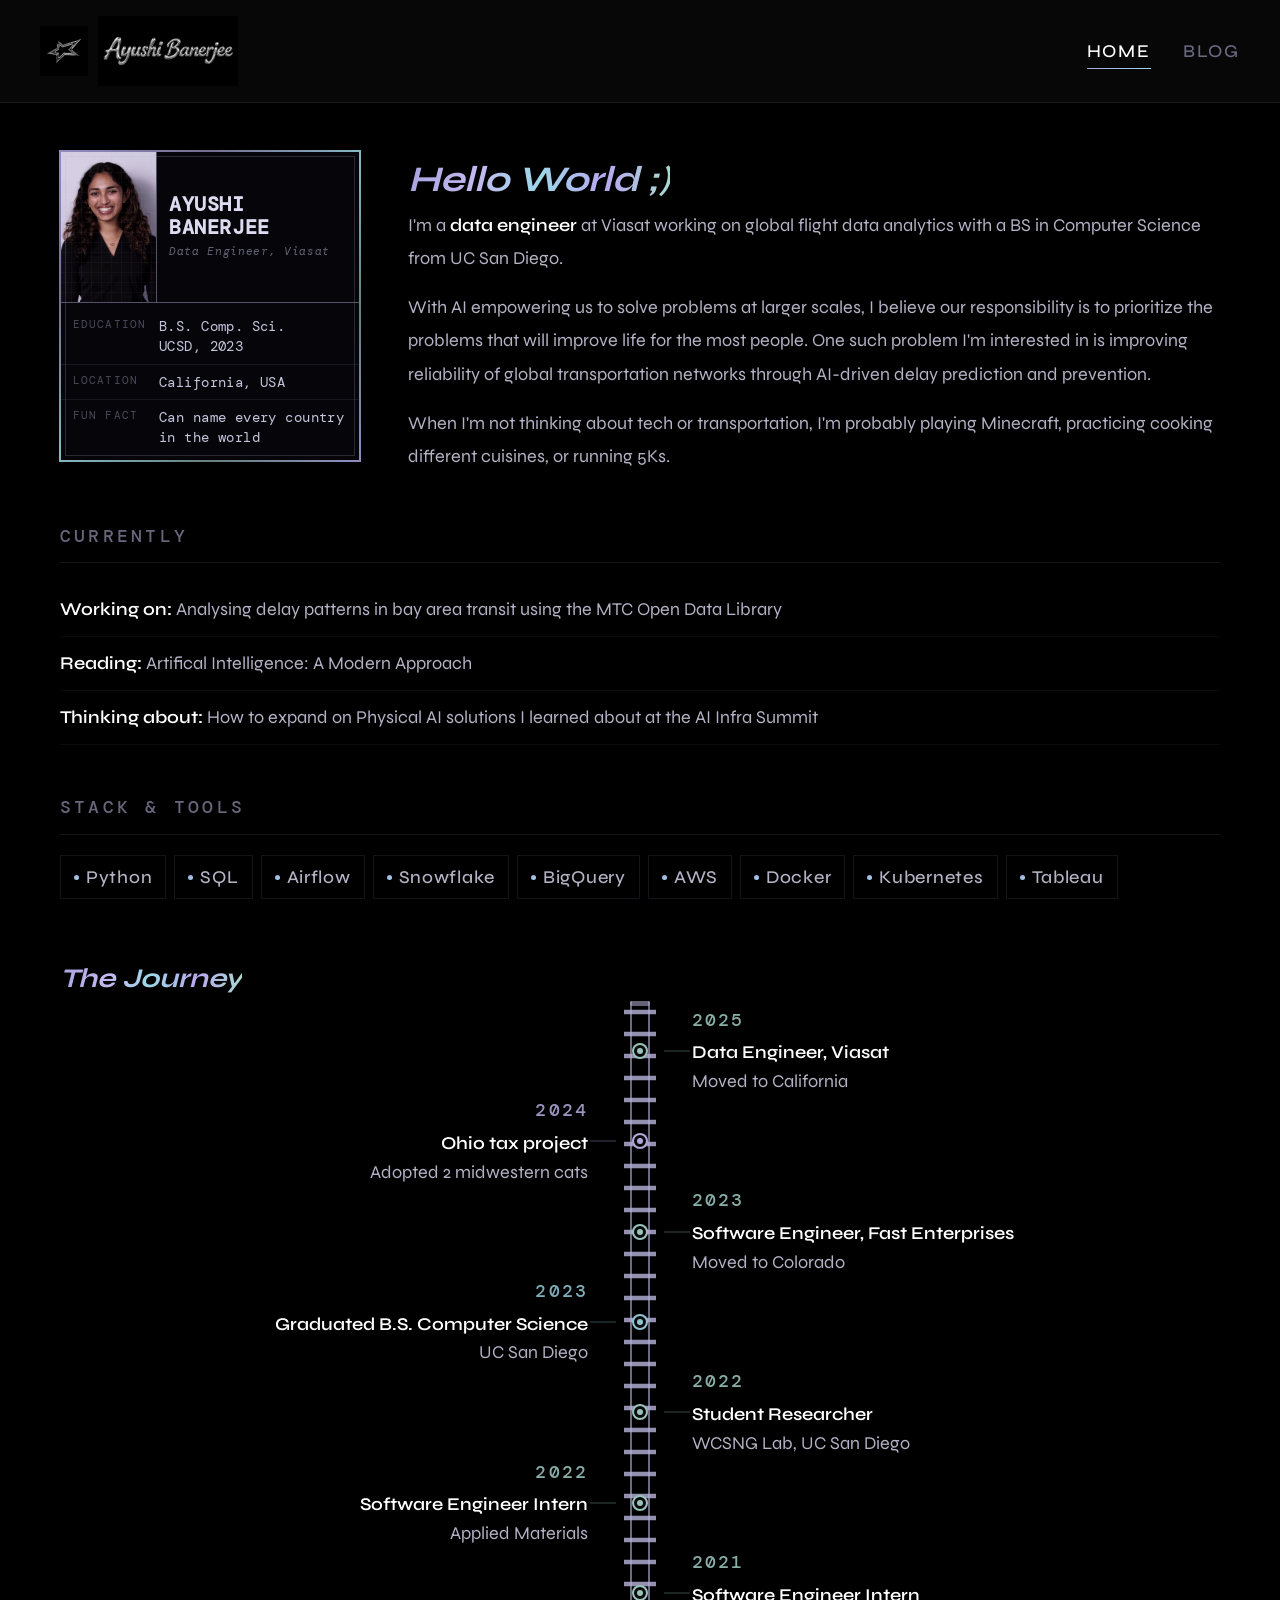
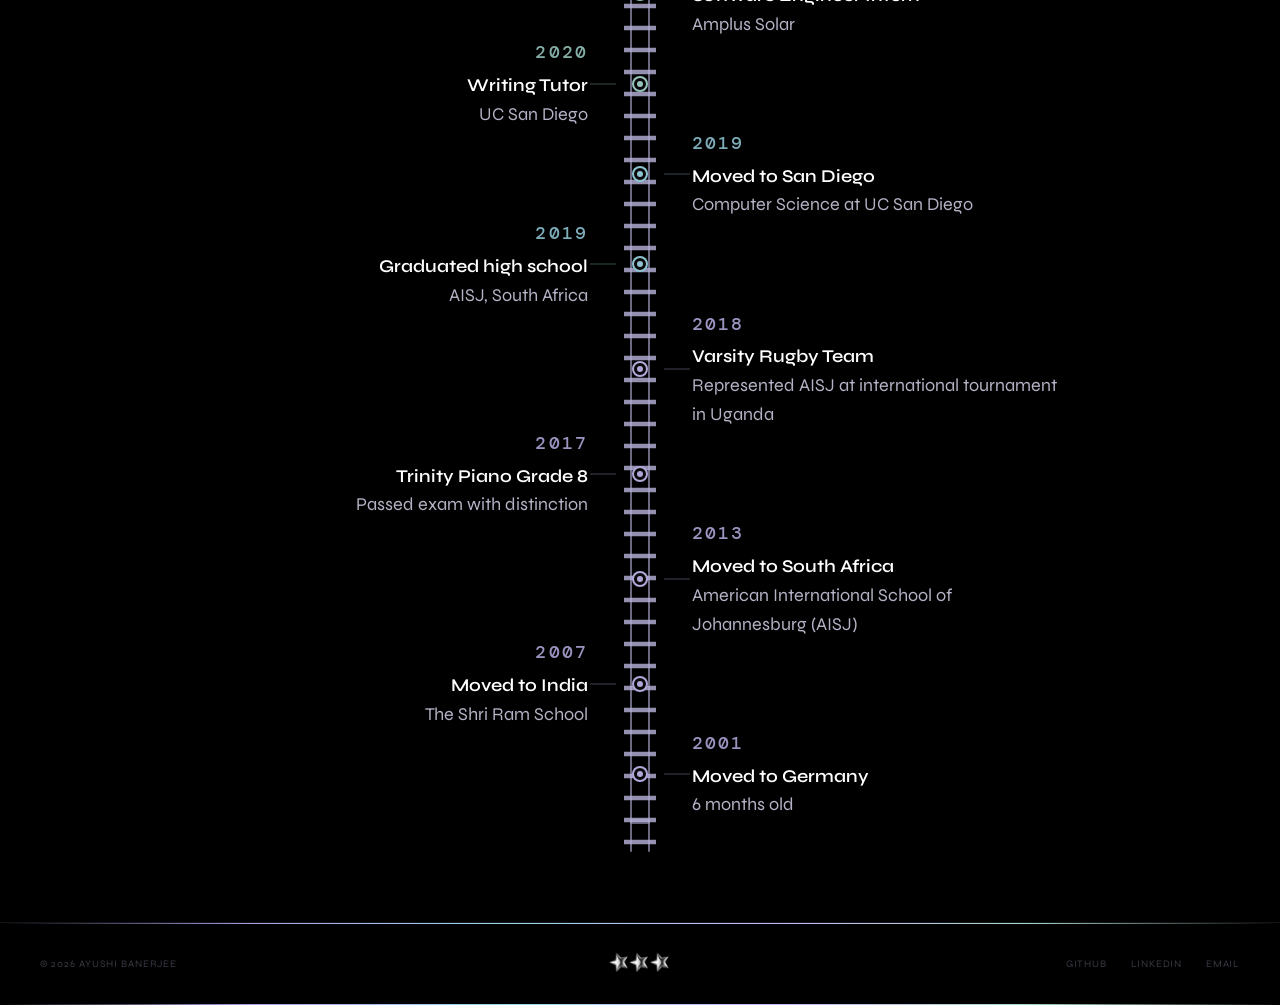
<file: index.html>
<!DOCTYPE html>
<html lang="en">
<head>
  <meta charset="UTF-8">
  <meta name="viewport" content="width=device-width, initial-scale=1.0">
  <title>About — Ayushi Banerjee</title>
  <meta name="description" content="Insights from my journey into real-world data engineering applications.">
  <link rel="stylesheet" href="assets/style.css">
  <style>
    body { display: flex; flex-direction: column; min-height: 100vh; }
    main { flex: 1; }

    /* ── TOP ROW: id card + bio side by side ── */
    .about-top {
      display: grid;
      grid-template-columns: 300px 1fr;
      gap: 48px;
      padding: 48px 60px;
      align-items: start;
    }

    /* ── BOTTOM SECTIONS: full width, stacked ── */
    .about-bottom {
      padding: 0 60px 60px;
      display: flex;
      flex-direction: column;
      gap: 48px;
    }

    .about-section {}

    .about-section-hd {
      font-family: var(--font-mono);
      font-size: 18px;
      font-weight: 500;
      letter-spacing: 0.18em;
      text-transform: uppercase;
      color: var(--text-muted);
      padding-bottom: 12px;
      border-bottom: 0.5px solid var(--border);
      margin-bottom: 20px;
    }

    .about-bio p {
      display: inline-block;
      width: 100%;
      font-size: 18px;
      color: var(--text-secondary);
      line-height: 1.85;
    }

    .about-bio p + p { margin-top: 16px; }

    .about-bio strong {
      color: var(--text-primary);
      font-weight: 600;
    }

    /* STACK CHIPS */
    .chips {
      display: flex;
      flex-wrap: wrap;
      gap: 8px;
    }

    .chip {
      display: inline-flex;
      align-items: center;
      gap: 7px;
      background: var(--bg-2);
      border: 0.5px solid var(--border);
      padding: 7px 13px;
      font-size: 18px;
      font-weight: 500;
      color: var(--text-secondary);
      letter-spacing: 0.04em;
      transition: border-color 0.2s, color 0.2s;
    }

    .chip:hover {
      border-color: rgba(180,176,215,0.28);
      color: var(--text-primary);
    }

    .chip-dot {
      width: 5px;
      height: 5px;
      border-radius: 50%;
      background: linear-gradient(135deg, var(--iri-start), var(--iri-mid2));
      flex-shrink: 0;
    }

    /* NOW LIST */
    .now-list {
      display: flex;
      flex-direction: column;
    }

    .now-item {
      display: flex;
      gap: 20px;
      padding: 12px 0;
      border-bottom: 0.5px solid var(--border-light);
    }

    .now-num {
      font-family: var(--font-mono);
      font-size: 18px;
      color: var(--text-faint);
      min-width: 20px;
      padding-top: 2px;
    }

    .now-text {
      font-size: 18px;
      color: var(--text-secondary);
      line-height: 1.6;
    }

    .now-text strong { color: var(--text-primary); font-weight: 600; }

    /* ID CARD */
    .id-card-wrap {
      position: sticky;
      top: 80px;
    }

    .id-card {
      background: #06060a;
      position: relative;
      border: 1.5px solid transparent;
      background-clip: padding-box;
      width: 100%;
      max-width: 380px;
    }

    .id-card::before {
      content: '';
      position: absolute;
      inset: -2px;
      background: linear-gradient(
        135deg,
        rgba(168,164,224,0.85),
        rgba(196,184,240,0.6),
        rgba(157,216,232,0.85),
        rgba(168,216,208,0.6),
        rgba(168,164,224,0.85)
      );
      z-index: -1;
    }

    .id-card::after {
      content: '';
      position: absolute;
      inset: 4px;
      border: 0.5px solid rgba(180,176,215,0.20);
      pointer-events: none;
      z-index: 1;
    }

    .id-card-top {
      display: grid;
      grid-template-columns: 96px 1fr;
      border-bottom: 1px solid rgba(180,176,215,0.45);
    }

    .id-photo {
      border-right: 1px solid rgba(180,176,215,0.45);
      height: 150px;
      overflow: hidden;
      position: relative;
      flex-shrink: 0;
    }

    .id-photo::after {
      content: '';
      position: absolute;
      inset: 0;
      background-image:
        linear-gradient(rgba(180,176,215,0.04) 1px, transparent 1px),
        linear-gradient(90deg, rgba(180,176,215,0.04) 1px, transparent 1px);
      background-size: 10px 10px;
      pointer-events: none;
    }

    .id-photo img {
      width: 100%;
      height: 100%;
      object-fit: cover;
      object-position: center top;
      display: block;
      filter: grayscale(15%) contrast(1.05);
    }

    .id-name-block {
      padding: 10px 12px;
      display: flex;
      flex-direction: column;
      justify-content: center;
      gap: 4px;
    }

    .id-name {
      font-family: var(--font-mono);
      font-size: 20px;
      font-weight: 700;
      color: rgba(228,226,248,0.97);
      line-height: 1.15;
      letter-spacing: 0.03em;
    }

    .id-name-romanised {
      font-family: var(--font-mono);
      font-size: 11px;
      font-style: italic;
      color: rgba(180,176,215,0.55);
      letter-spacing: 0.06em;
    }

    .id-number {
      font-family: var(--font-mono);
      font-size: 11px;
      color: rgba(168,164,224,0.45);
      letter-spacing: 0.14em;
      margin-top: 2px;
    }

    .id-fields {
      padding: 6px 0;
    }

    .id-field {
      display: grid;
      grid-template-columns: 86px 1fr;
      border-bottom: 0.5px solid rgba(180,176,215,0.10);
      padding: 7px 12px;
    }

    .id-field:last-child { border-bottom: none; }

    .id-field-label {
      font-family: var(--font-mono);
      font-size: 11px;
      letter-spacing: 0.10em;
      text-transform: uppercase;
      color: rgba(180,176,215,0.40);
      padding-top: 1px;
      line-height: 1.45;
    }

    .id-field-val {
      font-family: var(--font-mono);
      font-size: 14px;
      color: rgba(220,218,245,0.90);
      letter-spacing: 0.03em;
      line-height: 1.45;
    }

    .id-field-val.active {
      background: linear-gradient(90deg, #a8a4e0, #9dd8e8, #c4b8f0);
      -webkit-background-clip: text;
      -webkit-text-fill-color: transparent;
      background-clip: text;
      font-weight: 600;
    }

    /* TIMELINE */
    .tl-section {
      padding: 10px 0;
      position: relative;
    }

    .tl-header {
      font-family: var(--font-mono, monospace);
      font-size: 9px;
      font-weight: 500;
      letter-spacing: 0.20em;
      text-transform: uppercase;
      color: var(--text-muted, rgba(180,176,215,0.4));
      text-align: center;
      margin-bottom: 12px;
    }

    .tl-section-title {
      font-family: var(--font-display, Georgia, serif);
      font-size: clamp(32px, 4vw, 52px);
      font-weight: 400;
      color: var(--text-primary, #e2def8);
      text-align: center;
      line-height: 1.1;
      margin-bottom: 40px;
    }

    .tl-section-title em {
      font-style: italic;
      background: linear-gradient(90deg,#a8a4e0,#c4b8f0,#9dd8e8,#a8d8d0);
      -webkit-background-clip: text;
      -webkit-text-fill-color: transparent;
      background-clip: text;
    }

    .tl-legend {
      display: flex;
      gap: 24px;
      justify-content: center;
      margin-bottom: 48px;
      flex-wrap: wrap;
    }

    .tl-leg {
      display: flex;
      align-items: center;
      gap: 8px;
      font-family: var(--font-mono, monospace);
      font-size: 9px;
      letter-spacing: 0.12em;
      text-transform: uppercase;
      color: rgba(180,176,215,0.45);
    }

    .tl-leg-dot {
      width: 8px;
      height: 8px;
      border-radius: 50%;
      flex-shrink: 0;
    }

    .tl-track {
      position: relative;
      display: flex;
      flex-direction: column;
      align-items: center;
      max-width: 860px;
      margin: 0 auto;
    }

    .tl-rails {
      position: absolute;
      top: 0; bottom: 0;
      left: 50%;
      transform: translateX(-50%);
      width: 20px;
      pointer-events: none;
      z-index: 0;
    }

    .tl-rail {
      position: absolute;
      top: 0; bottom: 0;
      width: 2px;
      background: rgba(180,176,215,0.60);
      border-radius: 1px;
    }

    .tl-rail:first-child { left: 0; }
    .tl-rail:last-child  { right: 0; }

    .tl-ties {
      position: absolute;
      top: 0; bottom: 0;
      left: 50%;
      transform: translateX(-50%);
      width: 32px;
      pointer-events: none;
      z-index: 0;
      overflow: visible;
    }

    .tl-cap {
      width: 20px;
      height: 5px;
      background: rgba(180,176,215,0.55);
      border-radius: 3px;
      position: relative;
      z-index: 1;
    }

    .tl-ellipsis {
      font-size: 14px;
      color: rgba(180,176,215,0.28);
      letter-spacing: 4px;
      padding: 6px 0 0;
      text-align: center;
      position: relative;
      z-index: 1;
    }

    .tl-row {
      display: grid;
      grid-template-columns: 1fr 48px 1fr;
      width: 100%;
      min-height: 88px;
      align-items: center;
      position: relative;
      z-index: 1;
    }

    .tl-left-cell  { text-align: right; padding-right: 28px; }
    .tl-right-cell { text-align: left;  padding-left: 28px; }

    .tl-center-cell {
      display: flex;
      justify-content: center;
      align-items: center;
      position: relative;
    }

    .tl-dot {
      width: 16px;
      height: 16px;
      border-radius: 50%;
      background: #080809;
      border: 2.5px solid;
      display: flex;
      align-items: center;
      justify-content: center;
      flex-shrink: 0;
      position: relative;
      z-index: 2;
      transition: transform 0.2s;
    }

    .tl-row:hover .tl-dot { transform: scale(1.25); }

    .tl-dot-inner {
      width: 6px;
      height: 6px;
      border-radius: 50%;
    }

    .tl-conn {
      position: absolute;
      top: 50%;
      height: 1px;
      width: 26px;
      transform: translateY(-50%);
      opacity: 0.35;
    }

    .tl-conn-left  { right: 100%; }
    .tl-conn-right { left: 100%; }

    .tl-year {
      font-family: var(--font-mono, monospace);
      font-size: 18px;
      font-weight: 500;
      letter-spacing: 0.12em;
      margin-bottom: 4px;
    }

    .tl-title {
      font-family: var(--font-display, Georgia, serif);
      font-size: 20px;
      font-weight: 400;
      color: rgba(228,226,248,0.94);
      line-height: 1.35;
      margin-bottom: 3px;
    }

    .tl-sub {
      font-size: 20px;
      color: rgba(190,186,220,0.52);
      line-height: 1.45;
    }

    .tl-personal .tl-dot        { border-color: rgba(196,184,240,0.9); }
    .tl-personal .tl-dot-inner  { background:   rgba(196,184,240,0.9); }
    .tl-personal .tl-year       { color:        rgba(196,184,240,0.8); }
    .tl-personal .tl-conn       { background:   rgba(196,184,240,1);   }

    .tl-edu .tl-dot        { border-color: rgba(157,216,232,0.9); }
    .tl-edu .tl-dot-inner  { background:   rgba(157,216,232,0.9); }
    .tl-edu .tl-year       { color:        rgba(157,216,232,0.8); }
    .tl-edu .tl-conn       { background:   rgba(157,216,232,1);   }

    .tl-work .tl-dot        { border-color: rgba(168,216,208,0.9); }
    .tl-work .tl-dot-inner  { background:   rgba(168,216,208,0.9); }
    .tl-work .tl-year       { color:        rgba(168,216,208,0.8); }
    .tl-work .tl-conn       { background:   rgba(168,216,208,1);   }

    @media (max-width: 600px) {
      .about-top {
        grid-template-columns: 1fr;
        padding: 32px 20px;
      }
      .about-bottom { padding: 0 20px 48px; }
      .id-card-wrap { position: static; }
      .tl-row {
        grid-template-columns: 40px 1fr;
        min-height: 72px;
      }
      .tl-left-cell  { display: none; }
      .tl-right-cell { grid-column: 2; padding-left: 20px; text-align: left; }
      .tl-row .tl-center-cell { grid-column: 1; }
      .tl-rails { left: 20px; transform: none; }
      .tl-ties  { left: 20px; transform: none; }
      .tl-cap   { margin-left: 10px; }
    }
  </style>
</head>
<body>

  <main>

    <!-- ── ROW 1: [id card] [bio] ── -->
    <div class="about-top">

      <div class="id-card-wrap">
        <div class="id-card">
          <div class="id-card-top">
            <div class="id-photo">
              <img src="assets/images/avatar.png" alt="Ayushi Banerjee">
            </div>
            <div class="id-name-block">
              <div class="id-name">AYUSHI<br>BANERJEE</div>
              <div class="id-name-romanised">Data Engineer, Viasat</div>
            </div>
          </div>
          <div class="id-fields">
            <div class="id-field">
              <div class="id-field-label">Education</div>
              <div class="id-field-val">B.S. Comp. Sci.<br>UCSD, 2023</div>
            </div>
            <div class="id-field">
              <div class="id-field-label">Location</div>
              <div class="id-field-val">California, USA</div>
            </div>
            <div class="id-field">
              <div class="id-field-label">Fun Fact</div>
              <div class="id-field-val">Can name every country in the world</div>
            </div>
          </div>
        </div>
      </div>

      <div class="about-bio">
        <div class="about-section">
          <h1><em class="iri">Hello World ;)</em></h1>
          <p>
            I'm a <strong>data engineer</strong> at Viasat working on global flight data analytics with a BS in Computer Science from UC San Diego.
          </p>
          <p>
            With AI empowering us to solve problems at larger scales, I believe our responsibility is to prioritize the problems that will improve life for the most people. One such problem I'm interested in is improving reliability of global transportation networks through AI-driven delay prediction and prevention.
          </p>
          <p>
            When I'm not thinking about tech or transportation, I'm probably playing Minecraft, practicing cooking different cuisines, or running 5Ks.
          </p>
        </div>
      </div>

    </div>

    <!-- ── ROWS 2–4: currently, stack, journey — full width ── -->
    <div class="about-bottom">

      <div class="about-section">
        <div class="about-section-hd">Currently</div>
        <div class="now-list">
          <div class="now-item">
            <span class="now-text"><strong>Working on:</strong> Analysing delay patterns in bay area transit using the <a href="https://mtc.ca.gov/tools-resources/data-tools/open-data-library" target="_blank">MTC Open Data Library</a></span>
          </div>
          <div class="now-item">
            <span class="now-text"><strong>Reading:</strong> Artifical Intelligence: A Modern Approach</span>
          </div>
          <div class="now-item">
            <span class="now-text"><strong>Thinking about:</strong> How to expand on Physical AI solutions I learned about at the AI Infra Summit</span>
          </div>
        </div>
      </div>

      <div class="about-section">
        <div class="about-section-hd">Stack &amp; tools</div>
        <div class="chips">
          <div class="chip"><div class="chip-dot"></div>Python</div>
          <div class="chip"><div class="chip-dot"></div>SQL</div>
          <div class="chip"><div class="chip-dot"></div>Airflow</div>
          <div class="chip"><div class="chip-dot"></div>Snowflake</div>
          <div class="chip"><div class="chip-dot"></div>BigQuery</div>
          <div class="chip"><div class="chip-dot"></div>AWS</div>
          <div class="chip"><div class="chip-dot"></div>Docker</div>
          <div class="chip"><div class="chip-dot"></div>Kubernetes</div>
          <div class="chip"><div class="chip-dot"></div>Tableau</div>
        </div>
      </div>

      <!-- TIMELINE -->
      <section class="tl-section">
        <div class="about-section"><h1><em class="iri">The Journey</em></h1></div>

        <div class="tl-track">
          <svg class="tl-ties" height="100%" width="32" style="position:absolute;top:0;left:50%;transform:translateX(-50%);overflow:visible;pointer-events:none;z-index:0;">
            <defs>
              <pattern id="tl-tie-pattern" x="0" y="0" width="32" height="22" patternUnits="userSpaceOnUse">
                <line x1="0" y1="11" x2="32" y2="11" stroke="rgba(180,176,215,0.82)" stroke-width="4.5" stroke-linecap="round"/>
              </pattern>
            </defs>
            <rect width="32" height="100%" fill="url(#tl-tie-pattern)"/>
          </svg>

          <div class="tl-rails">
            <div class="tl-rail"></div>
            <div class="tl-rail"></div>
          </div>

          <div style="position:relative;z-index:1;margin-bottom:0;">
            <div class="tl-cap"></div>
          </div>

          <div class="tl-row tl-work">
            <div class="tl-left-cell"></div>
            <div class="tl-center-cell">
              <div class="tl-dot"><div class="tl-dot-inner"></div></div>
              <div class="tl-conn tl-conn-right"></div>
            </div>
            <div class="tl-right-cell">
              <div class="tl-year">2025</div>
              <div class="now-text"><strong>Data Engineer, Viasat</strong></div>
              <div class="now-text">Moved to California</div>
            </div>
          </div>

          <div class="tl-row tl-personal">
            <div class="tl-left-cell">
              <div class="tl-year">2024</div>
              <div class="now-text"><strong>Ohio tax project</strong></div>
              <div class="now-text">Adopted 2 midwestern cats</div>
            </div>
            <div class="tl-center-cell">
              <div class="tl-conn tl-conn-left"></div>
              <div class="tl-dot"><div class="tl-dot-inner"></div></div>
            </div>
            <div class="tl-right-cell"></div>
          </div>

          <div class="tl-row tl-work">
            <div class="tl-left-cell"></div>
            <div class="tl-center-cell">
              <div class="tl-dot"><div class="tl-dot-inner"></div></div>
              <div class="tl-conn tl-conn-right"></div>
            </div>
            <div class="tl-right-cell">
              <div class="tl-year">2023</div>
              <div class="now-text"><strong>Software Engineer, Fast Enterprises</strong></div>
              <div class="now-text">Moved to Colorado</div>
            </div>
          </div>

          <div class="tl-row tl-edu">
            <div class="tl-left-cell">
              <div class="tl-year">2023</div>
              <div class="now-text"><strong>Graduated B.S. Computer Science</strong></div>
              <div class="now-text">UC San Diego</div>
            </div>
            <div class="tl-center-cell">
              <div class="tl-conn tl-conn-left"></div>
              <div class="tl-dot"><div class="tl-dot-inner"></div></div>
            </div>
            <div class="tl-right-cell"></div>
          </div>

          <div class="tl-row tl-work">
            <div class="tl-left-cell"></div>
            <div class="tl-center-cell">
              <div class="tl-dot"><div class="tl-dot-inner"></div></div>
              <div class="tl-conn tl-conn-right"></div>
            </div>
            <div class="tl-right-cell">
              <div class="tl-year">2022</div>
              <div class="now-text"><strong>Student Researcher</strong></div>
              <div class="now-text">WCSNG Lab, UC San Diego</div>
            </div>
          </div>

          <div class="tl-row tl-work">
            <div class="tl-left-cell">
              <div class="tl-year">2022</div>
              <div class="now-text"><strong>Software Engineer Intern</strong></div>
              <div class="now-text">Applied Materials</div>
            </div>
            <div class="tl-center-cell">
              <div class="tl-conn tl-conn-left"></div>
              <div class="tl-dot"><div class="tl-dot-inner"></div></div>
            </div>
            <div class="tl-right-cell"></div>
          </div>

          <div class="tl-row tl-work">
            <div class="tl-left-cell"></div>
            <div class="tl-center-cell">
              <div class="tl-dot"><div class="tl-dot-inner"></div></div>
              <div class="tl-conn tl-conn-right"></div>
            </div>
            <div class="tl-right-cell">
              <div class="tl-year">2021</div>
              <div class="now-text"><strong>Software Engineer Intern</strong></div>
              <div class="now-text">Amplus Solar</div>
            </div>
          </div>

          <div class="tl-row tl-work">
            <div class="tl-left-cell">
              <div class="tl-year">2020</div>
              <div class="now-text"><strong>Writing Tutor</strong></div>
              <div class="now-text">UC San Diego</div>
            </div>
            <div class="tl-center-cell">
              <div class="tl-conn tl-conn-left"></div>
              <div class="tl-dot"><div class="tl-dot-inner"></div></div>
            </div>
            <div class="tl-right-cell"></div>
          </div>

          <div class="tl-row tl-edu">
            <div class="tl-left-cell"></div>
            <div class="tl-center-cell">
              <div class="tl-dot"><div class="tl-dot-inner"></div></div>
              <div class="tl-conn tl-conn-right"></div>
            </div>
            <div class="tl-right-cell">
              <div class="tl-year">2019</div>
              <div class="now-text"><strong>Moved to San Diego</strong></div>
              <div class="now-text">Computer Science at UC San Diego</div>
            </div>
          </div>

          <div class="tl-row tl-edu">
            <div class="tl-left-cell">
              <div class="tl-year">2019</div>
              <div class="now-text"><strong>Graduated high school</strong></div>
              <div class="now-text">AISJ, South Africa</div>
            </div>
            <div class="tl-center-cell">
              <div class="tl-conn tl-conn-left"></div>
              <div class="tl-dot"><div class="tl-dot-inner"></div></div>
            </div>
            <div class="tl-right-cell"></div>
          </div>

          <div class="tl-row tl-personal">
            <div class="tl-left-cell"></div>
            <div class="tl-center-cell">
              <div class="tl-dot"><div class="tl-dot-inner"></div></div>
              <div class="tl-conn tl-conn-right"></div>
            </div>
            <div class="tl-right-cell">
              <div class="tl-year">2018</div>
              <div class="now-text"><strong>Varsity Rugby Team</strong></div>
              <div class="now-text">Represented AISJ at international tournament in Uganda</div>
            </div>
          </div>

          <div class="tl-row tl-personal">
            <div class="tl-left-cell">
              <div class="tl-year">2017</div>
              <div class="now-text"><strong>Trinity Piano Grade 8</strong></div>
              <div class="now-text">Passed exam with distinction</div>
            </div>
            <div class="tl-center-cell">
              <div class="tl-conn tl-conn-left"></div>
              <div class="tl-dot"><div class="tl-dot-inner"></div></div>
            </div>
            <div class="tl-right-cell"></div>
          </div>

          <div class="tl-row tl-personal">
            <div class="tl-left-cell"></div>
            <div class="tl-center-cell">
              <div class="tl-dot"><div class="tl-dot-inner"></div></div>
              <div class="tl-conn tl-conn-right"></div>
            </div>
            <div class="tl-right-cell">
              <div class="tl-year">2013</div>
              <div class="now-text"><strong>Moved to South Africa</strong></div>
              <div class="now-text">American International School of Johannesburg (AISJ)</div>
            </div>
          </div>

          <div class="tl-row tl-personal">
            <div class="tl-left-cell">
              <div class="tl-year">2007</div>
              <div class="now-text"><strong>Moved to India</strong></div>
              <div class="now-text">The Shri Ram School</div>
            </div>
            <div class="tl-center-cell">
              <div class="tl-conn tl-conn-left"></div>
              <div class="tl-dot"><div class="tl-dot-inner"></div></div>
            </div>
            <div class="tl-right-cell"></div>
          </div>

          <div class="tl-row tl-personal">
            <div class="tl-left-cell"></div>
            <div class="tl-center-cell">
              <div class="tl-dot"><div class="tl-dot-inner"></div></div>
              <div class="tl-conn tl-conn-right"></div>
            </div>
            <div class="tl-right-cell">
              <div class="tl-year">2001</div>
              <div class="now-text"><strong>Moved to Germany</strong></div>
              <div class="now-text">6 months old</div>
            </div>
          </div>

          <div style="position:relative;z-index:1;margin-top:0;">
            <div class="tl-cap"></div>
          </div>
          <div class="tl-ellipsis">· · ·</div>

        </div>
      </section>

    </div>

  </main>

  <script src="assets/components.js"></script>
</body>
</html>
</file>
<file: assets/style.css>
/* ============================================
   HANDS-ON DATA ENGINEERING — Ayushi Banerjee
   Global Stylesheet
   ============================================ */

@import url('https://fonts.googleapis.com/css2?family=DM+Serif+Display:ital@0;1&family=DM+Mono:wght@300;400;500&family=Syne:wght@400;500;600;700&display=swap');

/* --- CSS Variables --- */
:root {
  --bg:           #000000;
  --bg-2:         #000000;
  --bg-3:         #111116;
  --border:       rgba(190, 185, 220, 0.10);
  --border-light: rgba(190, 185, 220, 0.06);

  /* READABILITY FIX: lifted from 0.55 → 0.82 and 1.0 stays full white */
  --text-primary:   #ffffff;
  --text-secondary: rgba(220, 217, 240, 0.82);
  --text-muted:     rgba(190, 185, 225, 0.55);
  --text-faint:     rgba(180, 176, 215, 0.32);

  --iri-start: #a8a4e0;
  --iri-mid1:  #c4b8f0;
  --iri-mid2:  #9dd8e8;
  --iri-mid3:  #b8a8f0;
  --iri-end:   #a8d8d0;

  --font-display: 'DM Serif Display', Georgia, serif;
  --font-body:    'Syne', sans-serif;
  --font-mono:    'DM Mono', monospace;
}

/* --- Reset & Base --- */
*, *::before, *::after { box-sizing: border-box; margin: 0; padding: 0; }

html { scroll-behavior: smooth; }

body {
  background: var(--bg);
  color: var(--text-primary);
  font-family: var(--font-body);
  font-size: 18px;
  line-height: 1.6;
  -webkit-font-smoothing: antialiased;
  min-height: 100vh;
}

a { color: inherit; text-decoration: none; }
img { display: block; max-width: 100%; }

/* --- Iridescent Utilities --- */
.iri {
  background: linear-gradient(90deg, var(--iri-start), var(--iri-mid1), var(--iri-mid2), var(--iri-mid3), var(--iri-end));
  -webkit-background-clip: text;
  -webkit-text-fill-color: transparent;
  background-clip: text;
}

.iri-bar {
  height: 1px;
  background: linear-gradient(90deg,
    transparent 0%,
    var(--iri-start) 20%,
    var(--iri-mid2) 40%,
    var(--iri-mid1) 60%,
    var(--iri-end) 80%,
    transparent 100%
  );
}

/* --- Navigation --- */
.nav {
  display: flex;
  align-items: center;
  justify-content: space-between;
  padding: 16px 40px;
  border-bottom: 0.5px solid var(--border);
  position: sticky;
  top: 0;
  z-index: 100;
  background: rgba(8, 8, 9, 0.92);
  backdrop-filter: blur(12px);
  -webkit-backdrop-filter: blur(12px);
}

.nav-logo {
  display: flex;
  align-items: center;
  gap: 10px;
  font-family: var(--font-body);
  font-size: 18px;
  font-weight: 600;
  letter-spacing: 0.12em;
  color: var(--text-primary);
  text-transform: uppercase;
}

.nav-logo-icon {
  width: 48px;
  height: 50px;
  object-fit: fill;
  border-radius: 2px;
}

.nav-header {
  height: 70px;
  width: auto;
}

.nav-links {
  display: flex;
  align-items: center;
  gap: 32px;
}

.nav-links a {
  font-size: 18px;
  font-weight: 500;
  letter-spacing: 0.10em;
  text-transform: uppercase;
  color: var(--text-muted);
  transition: color 0.2s;
  position: relative;
}

.nav-links a:hover,
.nav-links a.active {
  color: var(--text-primary);
}

.nav-links a.active::after {
  content: '';
  position: absolute;
  bottom: -4px;
  left: 0; right: 0;
  height: 1px;
  background: linear-gradient(90deg, var(--iri-start), var(--iri-mid2));
}

/* --- Footer --- */
footer {
  margin-top: auto;
}

.footer-chrome {
  border-top: 0.5px solid var(--border);
  overflow: hidden;
}

/* Iridescent 1px rule — reused at top and bottom of footer band */
.footer-iri-bar {
  height: 1px;
  background: linear-gradient(90deg,
    transparent  0%,
    var(--iri-start) 20%,
    var(--iri-mid2)  40%,
    var(--iri-mid1)  60%,
    var(--iri-end)   80%,
    transparent 100%
  );
}

/*
  Three-column footer band:
  [© copyright]   [chrome image, centred absolutely]   [links]
*/
.footer-inner {
  position: relative;
  display: flex;
  align-items: center;
  justify-content: space-between;
  padding: 0 40px;
  height: 80px;
  overflow: hidden;
}

/* Chrome image — absolutely centred, behind text */
.footer-img {
  position: absolute;
  left: 50%;
  top: 50%;
  transform: translate(-50%, -50%);
  height: 100%;
  width: auto;
  max-width: 50%;
  object-fit: cover;
  object-position: center 35%;
  pointer-events: none;
  user-select: none;
}

.footer-copy {
  font-size: 10px;
  letter-spacing: 0.10em;
  color: var(--text-faint);
  text-transform: uppercase;
  position: relative;
  z-index: 1;
}

.footer-links {
  display: flex;
  gap: 24px;
  position: relative;
  z-index: 1;
}

.footer-links a {
  font-size: 10px;
  letter-spacing: 0.08em;
  color: var(--text-faint);
  text-transform: uppercase;
  transition: color 0.2s;
}

.footer-links a:hover { color: var(--text-muted); }

/* --- Tag Pill --- */
.tag {
  display: inline-block;
  font-size: 18px;
  font-weight: 500;
  letter-spacing: 0.12em;
  text-transform: uppercase;
  color: var(--text-muted);
  border: 0.5px solid rgba(180, 176, 215, 0.18);
  padding: 3px 9px;
  transition: border-color 0.2s, color 0.2s;
}

.tag:hover {
  color: var(--text-secondary);
  border-color: rgba(180, 176, 215, 0.35);
}

/* --- Section Label --- */
.section-label {
  font-size: 18px;
  font-weight: 600;
  letter-spacing: 0.18em;
  text-transform: uppercase;
  color: var(--text-muted);
}

/* --- Animations --- */
@keyframes fadeUp {
  from { opacity: 0; transform: translateY(18px); }
  to   { opacity: 1; transform: translateY(0); }
}

@keyframes shimmer {
  0%   { background-position: -200% center; }
  100% { background-position:  200% center; }
}

.fade-up {
  animation: fadeUp 0.7s ease both;
}
.fade-up-1 { animation-delay: 0.05s; }
.fade-up-2 { animation-delay: 0.15s; }
.fade-up-3 { animation-delay: 0.25s; }
.fade-up-4 { animation-delay: 0.35s; }
.fade-up-5 { animation-delay: 0.45s; }

/* --- Scrollbar --- */
::-webkit-scrollbar { width: 4px; }
::-webkit-scrollbar-track { background: var(--bg); }
::-webkit-scrollbar-thumb { background: rgba(180,176,215,0.2); border-radius: 2px; }
</file>
